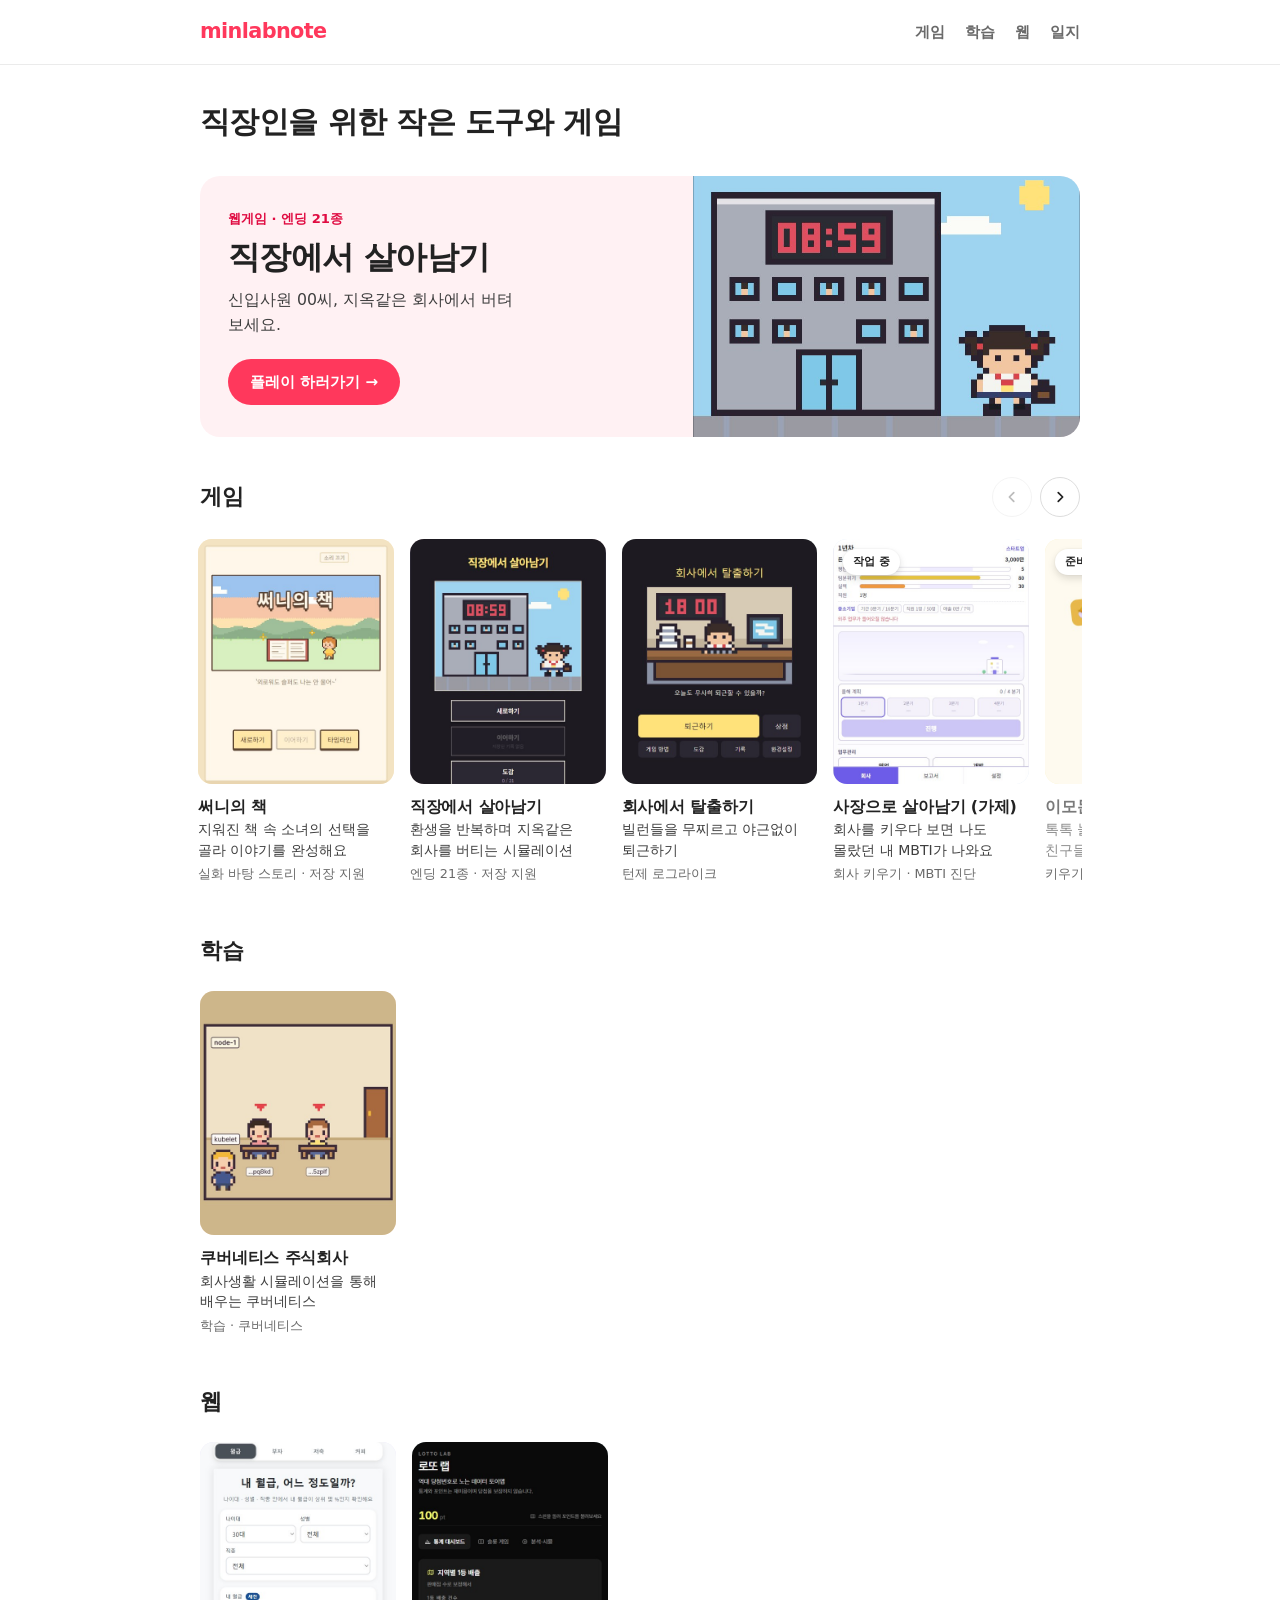
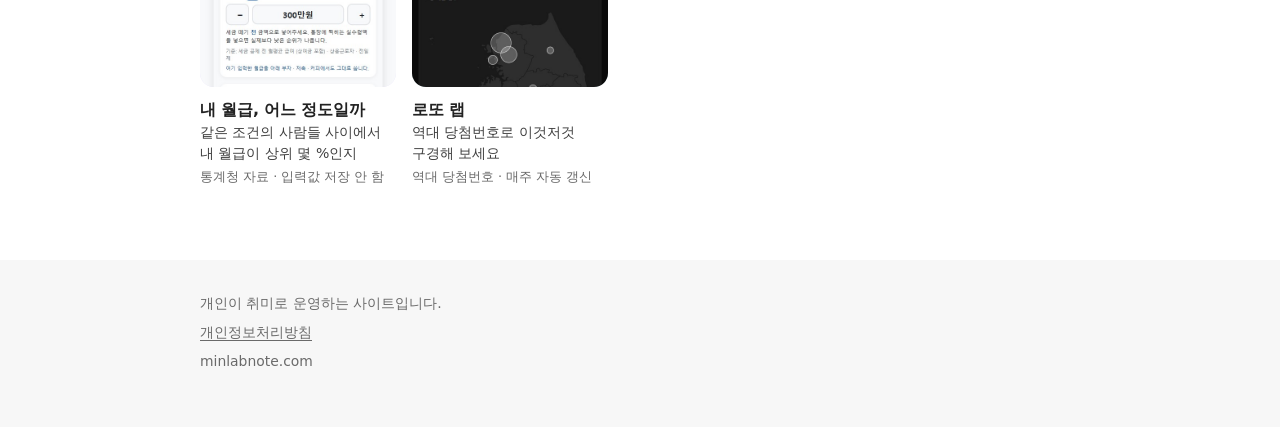
<file: index.html>
<!DOCTYPE html>
<html lang="ko">
<head>
<meta charset="UTF-8">
<meta name="viewport" content="width=device-width, initial-scale=1">
<link rel="icon" href="/favicon.svg" type="image/svg+xml">
<link rel="icon" href="/favicon.ico" sizes="32x32">
<link rel="apple-touch-icon" href="/apple-touch-icon.png">
<title>민랩노트 · 직장인을 위한 작은 도구와 게임</title>
<meta name="description" content="직장 생활을 소재로 만든 웹게임과, 공공 통계를 바탕으로 한 계산기를 모아둔 곳. 설치 없이 브라우저에서 바로 쓸 수 있고 전부 무료입니다.">
<link rel="canonical" href="https://minlabnote.com/">
<meta property="og:type" content="website">
<meta property="og:title" content="민랩노트 · 직장인을 위한 작은 도구와 게임">
<meta property="og:description" content="직장 생활을 소재로 만든 웹게임과, 공공 통계를 바탕으로 한 계산기를 모아둔 곳.">
<meta property="og:url" content="https://minlabnote.com/">
<script async src="https://pagead2.googlesyndication.com/pagead/js/adsbygoogle.js?client=ca-pub-7101884618211865" crossorigin="anonymous"></script>
<style>
  /* 색은 privacy/index.html · log/log.css 와 같은 값이다. 바꿀 때 세 곳을 함께 고친다.
     --accent 는 버튼·배지·큰 글씨에만 쓴다. 작은 글씨에는 대비가 모자라 --accent-deep 을 쓴다. */
  :root{
    color-scheme:light;
    --bg:#ffffff; --surface:#ffffff; --soft:#f7f7f7;
    --line:#dddddd; --line-soft:#ebebeb;
    --ink:#222222; --ink-2:#3f3f3f; --ink-3:#6a6a6a;
    --accent:#ff385c; --accent-deep:#e00b41; --accent-soft:#fff1f3;
    --radius:14px; --gap:16px;
    --lift:rgba(0,0,0,.02) 0 0 0 1px, rgba(0,0,0,.04) 0 2px 6px, rgba(0,0,0,.1) 0 4px 8px;
  }
  *{box-sizing:border-box}
  html{scroll-behavior:smooth; scroll-padding-top:76px}
  body{
    margin:0; background:var(--bg); color:var(--ink);
    font-family:"Pretendard","Apple SD Gothic Neo","Malgun Gothic",system-ui,-apple-system,sans-serif;
    line-height:1.6; -webkit-text-size-adjust:100%; word-break:keep-all;
  }
  .wrap{max-width:920px; margin:0 auto; padding:0 20px}

  /* 상단 바 */
  .top{position:sticky; top:0; z-index:10; background:var(--bg); border-bottom:1px solid var(--line-soft)}
  .top .wrap{display:flex; align-items:center; justify-content:space-between; height:64px}
  .logo{font-size:1.3rem; font-weight:800; letter-spacing:-.03em; color:var(--accent); text-decoration:none}
  .top nav{display:flex; gap:20px}
  .top nav a{font-size:.94rem; font-weight:600; color:var(--ink-3); text-decoration:none}
  .top nav a:hover,.top nav a:focus-visible{color:var(--ink)}

  /* 첫 화면 */
  .intro{padding:36px 0 24px}
  h1{margin:0 0 10px; font-size:clamp(1.55rem,5vw,1.9rem); line-height:1.35; letter-spacing:-.02em}

  .banner{
    display:grid; grid-template-columns:1fr; align-items:center; overflow:hidden;
    background:var(--accent-soft); border-radius:20px;
    text-decoration:none; color:inherit; transition:box-shadow .16s;
  }
  .banner:hover,.banner:focus-visible{box-shadow:var(--lift)}
  .banner:focus-visible{outline:2px solid var(--ink); outline-offset:3px}
  .banner-text{padding:32px 28px}
  .banner .kicker{display:block; font-size:.82rem; font-weight:600; color:var(--accent-deep); margin-bottom:8px}
  .banner h2{margin:0 0 8px; font-size:clamp(1.5rem,5vw,2rem); line-height:1.3; letter-spacing:-.02em}
  .banner p{margin:0 0 22px; color:var(--ink-2); font-size:.98rem; max-width:34ch}
  .pill{
    display:inline-block; background:var(--accent); color:#fff;
    font-size:.95rem; font-weight:600; padding:11px 22px; border-radius:999px;
  }
  .banner:active .pill{background:var(--accent-deep)}
  /* 배너 그림: .banner-art 가 있으면 오른쪽 칸이 생긴다 (README "그림 넣기") */
  .banner-art{align-self:stretch; min-height:220px; position:relative}
  .banner-art img{position:absolute; inset:0; width:100%; height:100%; object-fit:cover}
  @media (min-width:700px){ .banner:has(.banner-art){grid-template-columns:1fr 44%} }

  /* 카드 줄 */
  .row{padding:40px 0 0}
  .row-head{display:flex; align-items:center; justify-content:space-between; margin-bottom:18px}
  .row-head h2{margin:0; font-size:1.4rem; letter-spacing:-.02em}
  .nav{display:flex; gap:8px}
  .nav button{
    display:grid; place-items:center; width:40px; height:40px; padding:0;
    border-radius:999px; border:1px solid var(--line); background:var(--bg); color:var(--ink);
    cursor:pointer; transition:box-shadow .16s, opacity .16s;
  }
  .nav button[hidden]{display:none}
  .nav button:hover:not(:disabled){box-shadow:var(--lift)}
  .nav button:focus-visible{outline:2px solid var(--ink); outline-offset:2px}
  .nav button:disabled{opacity:.3; cursor:default}
  .nav svg{width:14px; height:14px}
  .track{
    display:flex; gap:var(--gap); overflow-x:auto; scroll-snap-type:x mandatory;
    scroll-behavior:smooth; padding:4px 2px 8px; margin:0 -2px;
    scrollbar-width:none; -webkit-overflow-scrolling:touch;
  }
  .track::-webkit-scrollbar{display:none}
  .card{
    flex:0 0 calc((100% - var(--gap) * 3) / 4.25); scroll-snap-align:start;
    display:block; text-decoration:none; color:inherit; min-width:0;
  }
  @media (max-width:700px){ .card{flex-basis:calc((100% - var(--gap) * 2) / 2.3)} }
  .card:focus-visible{outline:2px solid var(--ink); outline-offset:4px; border-radius:var(--radius)}

  /* 썸네일: 그림이 없으면 색 바탕에 제목 글자가 보이고, <img> 를 넣으면 그림이 그 위를 덮는다 */
  .thumb{
    position:relative; aspect-ratio:4/5; overflow:hidden; border-radius:var(--radius);
    background:var(--c,var(--soft)); display:grid; place-items:center;
    padding:14px; text-align:center; transition:box-shadow .16s, transform .16s;
  }
  .thumb b{font-size:1.15rem; font-weight:800; line-height:1.35; letter-spacing:-.02em; word-break:keep-all; color:rgba(34,34,34,.82)}
  .thumb img{position:absolute; inset:0; width:100%; height:100%; object-fit:cover}
  a.card:hover .thumb,a.card:focus-visible .thumb{box-shadow:var(--lift); transform:translateY(-2px)}
  .badge{
    position:absolute; top:10px; left:10px; z-index:1;
    background:#fff; color:var(--ink); font-size:.7rem; font-weight:600;
    padding:4px 10px; border-radius:999px; box-shadow:var(--lift);
  }
  .card h3{margin:12px 0 2px; font-size:1rem; font-weight:600; line-height:1.35; letter-spacing:-.01em; word-break:keep-all}
  .card .desc{margin:0 0 4px; color:var(--ink-2); font-size:.88rem; line-height:1.45; word-break:keep-all}
  .card .meta{margin:0; color:var(--ink-3); font-size:.8rem}
  .card.is-off{cursor:default}
  .card.is-off .thumb b,.card.is-off h3,.card.is-off .desc{opacity:.6}

  footer{margin-top:64px; background:var(--soft); color:var(--ink-3); font-size:.87rem}
  footer .wrap{padding-top:32px; padding-bottom:48px}
  footer p{margin:0 0 7px}
  footer a{color:var(--ink-3); text-decoration:underline; text-underline-offset:3px}
  footer a:hover,footer a:focus-visible{color:var(--ink)}
</style>
</head>
<body>

<div class="top">
  <div class="wrap">
    <a class="logo" href="/">minlabnote</a>
    <nav aria-label="이 페이지 안에서 이동">
      <a href="#games-h">게임</a>
      <a href="#study-h">학습</a>
      <a href="#webs-h">웹</a>
      <a href="/log/">일지</a>
    </nav>
  </div>
</div>

<main class="wrap">

  <header class="intro">
    <h1>직장인을 위한 작은 도구와 게임</h1>
  </header>

  <a class="banner" href="/salaryman-survival/">
    <div class="banner-text">
      <span class="kicker">웹게임 · 엔딩 21종</span>
      <h2>직장에서 살아남기</h2>
      <p>신입사원 00씨, 지옥같은 회사에서 버텨 보세요.</p>
      <span class="pill">플레이 하러가기 &rarr;</span>
    </div>
    <div class="banner-art"><img src="/thumb/banner.jpg" alt=""></div>
  </a>

  <!-- 썸네일 그림이 생기면 각 .thumb 안에 <img src="/thumb/파일.jpg" alt=""> 한 줄을 넣는다 (README "그림 넣기") -->
  <section class="row">
    <div class="row-head">
      <h2 id="games-h">게임</h2>
      <div class="nav">
        <button type="button" data-dir="-1" data-for="games" aria-label="게임 이전"><svg viewBox="0 0 16 16" fill="none" stroke="currentColor" stroke-width="2" stroke-linecap="round" stroke-linejoin="round" aria-hidden="true"><path d="M10 3 5 8l5 5"/></svg></button>
        <button type="button" data-dir="1" data-for="games" aria-label="게임 다음"><svg viewBox="0 0 16 16" fill="none" stroke="currentColor" stroke-width="2" stroke-linecap="round" stroke-linejoin="round" aria-hidden="true"><path d="m6 3 5 5-5 5"/></svg></button>
      </div>
    </div>
    <div class="track" id="games" aria-labelledby="games-h">
      <a class="card" href="/momdad/">
        <div class="thumb" style="--c:#fdf0d5"><img src="/thumb/momdad.jpg" alt=""><b>써니의 책</b></div>
        <h3>써니의 책</h3>
        <p class="desc">지워진 책 속 소녀의 선택을 골라 이야기를 완성해요</p>
        <p class="meta">실화 바탕 스토리 · 저장 지원</p>
      </a>
      <a class="card" href="/salaryman-survival/">
        <div class="thumb" style="--c:#ffe3e8"><img src="/thumb/salaryman-survival.jpg" alt=""><b>직장에서 살아남기</b></div>
        <h3>직장에서 살아남기</h3>
        <p class="desc">환생을 반복하며 지옥같은 회사를 버티는 시뮬레이션</p>
        <p class="meta">엔딩 21종 · 저장 지원</p>
      </a>
      <a class="card" href="/exit-company/">
        <div class="thumb" style="--c:#dff1e6"><img src="/thumb/exit-company.jpg" alt=""><b>회사에서 탈출하기</b></div>
        <h3>회사에서 탈출하기</h3>
        <p class="desc">빌런들을 무찌르고 야근없이 퇴근하기</p>
        <p class="meta">턴제 로그라이크</p>
      </a>
      <a class="card" href="/boss/">
        <div class="thumb" style="--c:#e2ecfb"><span class="badge">작업 중</span><img src="/thumb/boss.jpg" alt=""><b>사장으로 살아남기</b></div>
        <h3>사장으로 살아남기 (가제)</h3>
        <p class="desc">회사를 키우다 보면 나도 몰랐던 내 MBTI가 나와요</p>
        <p class="meta">회사 키우기 · MBTI 진단</p>
      </a>
      <div class="card is-off" aria-disabled="true">
        <div class="thumb" style="--c:#fbf3c4"><span class="badge">준비 중</span><img src="/thumb/emojimon.jpg" alt=""><b>이모몬</b></div>
        <h3>이모몬</h3>
        <p class="desc">톡톡 눌러 키우고, 다 키운 친구들은 도감에 모아요</p>
        <p class="meta">키우기 · 도감 수집</p>
      </div>
    </div>
  </section>

  <section class="row">
    <div class="row-head">
      <h2 id="study-h">학습</h2>
      <div class="nav">
        <button type="button" data-dir="-1" data-for="study" aria-label="학습 이전"><svg viewBox="0 0 16 16" fill="none" stroke="currentColor" stroke-width="2" stroke-linecap="round" stroke-linejoin="round" aria-hidden="true"><path d="M10 3 5 8l5 5"/></svg></button>
        <button type="button" data-dir="1" data-for="study" aria-label="학습 다음"><svg viewBox="0 0 16 16" fill="none" stroke="currentColor" stroke-width="2" stroke-linecap="round" stroke-linejoin="round" aria-hidden="true"><path d="m6 3 5 5-5 5"/></svg></button>
      </div>
    </div>
    <div class="track" id="study" aria-labelledby="study-h">
      <a class="card" href="/k8s-sim/">
        <div class="thumb" style="--c:#fde8d8"><img src="/thumb/k8s-sim.jpg" alt=""><b>쿠버네티스 주식회사</b></div>
        <h3>쿠버네티스 주식회사</h3>
        <p class="desc">회사생활 시뮬레이션을 통해 배우는 쿠버네티스</p>
        <p class="meta">학습 · 쿠버네티스</p>
      </a>
    </div>
  </section>

  <section class="row">
    <div class="row-head">
      <h2 id="webs-h">웹</h2>
      <div class="nav">
        <button type="button" data-dir="-1" data-for="webs" aria-label="웹 이전"><svg viewBox="0 0 16 16" fill="none" stroke="currentColor" stroke-width="2" stroke-linecap="round" stroke-linejoin="round" aria-hidden="true"><path d="M10 3 5 8l5 5"/></svg></button>
        <button type="button" data-dir="1" data-for="webs" aria-label="웹 다음"><svg viewBox="0 0 16 16" fill="none" stroke="currentColor" stroke-width="2" stroke-linecap="round" stroke-linejoin="round" aria-hidden="true"><path d="m6 3 5 5-5 5"/></svg></button>
      </div>
    </div>
    <div class="track" id="webs" aria-labelledby="webs-h">
      <a class="card" href="/lifecaluclate/">
        <div class="thumb" style="--c:#e9e4fb"><img src="/thumb/lifecaluclate.jpg" alt=""><b>내 월급, 어느 정도일까</b></div>
        <h3>내 월급, 어느 정도일까</h3>
        <p class="desc">같은 조건의 사람들 사이에서 내 월급이 상위 몇 %인지</p>
        <p class="meta">통계청 자료 · 입력값 저장 안 함</p>
      </a>
      <a class="card" href="/lotto-lab/">
        <div class="thumb" style="--c:#dcf1f4"><img src="/thumb/lotto-lab.jpg" alt=""><b>로또 랩</b></div>
        <h3>로또 랩</h3>
        <p class="desc">역대 당첨번호로 이것저것 구경해 보세요</p>
        <p class="meta">역대 당첨번호 · 매주 자동 갱신</p>
      </a>
    </div>
  </section>

</main>

<footer>
  <div class="wrap">
    <p>개인이 취미로 운영하는 사이트입니다.</p>
    <p><a href="/privacy/">개인정보처리방침</a></p>
    <p>minlabnote.com</p>
  </div>
</footer>

<script>
  // 줄마다 < > 버튼: 카드 한 장 너비만큼 넘기고, 끝에 닿으면 버튼을 끈다. 넘길 것이 없으면 버튼을 숨긴다
  document.querySelectorAll('.track').forEach(track => {
    const btns = document.querySelectorAll('.nav button[data-for="' + track.id + '"]');
    const gap = () => parseFloat(getComputedStyle(track).columnGap) || 0;
    const step = () => { const c = track.querySelector('.card'); return c ? c.getBoundingClientRect().width + gap() : track.clientWidth; };
    const sync = () => {
      const max = track.scrollWidth - track.clientWidth - 2;
      btns.forEach(b => {
        b.hidden = max <= 0;
        b.disabled = b.dataset.dir < 0 ? track.scrollLeft <= 2 : track.scrollLeft >= max;
      });
    };
    btns.forEach(b => b.addEventListener('click', () => track.scrollBy({ left: step() * b.dataset.dir })));
    track.addEventListener('scroll', sync, { passive: true });
    window.addEventListener('resize', sync);
    sync();
  });
</script>
</body>
</html>
</file>
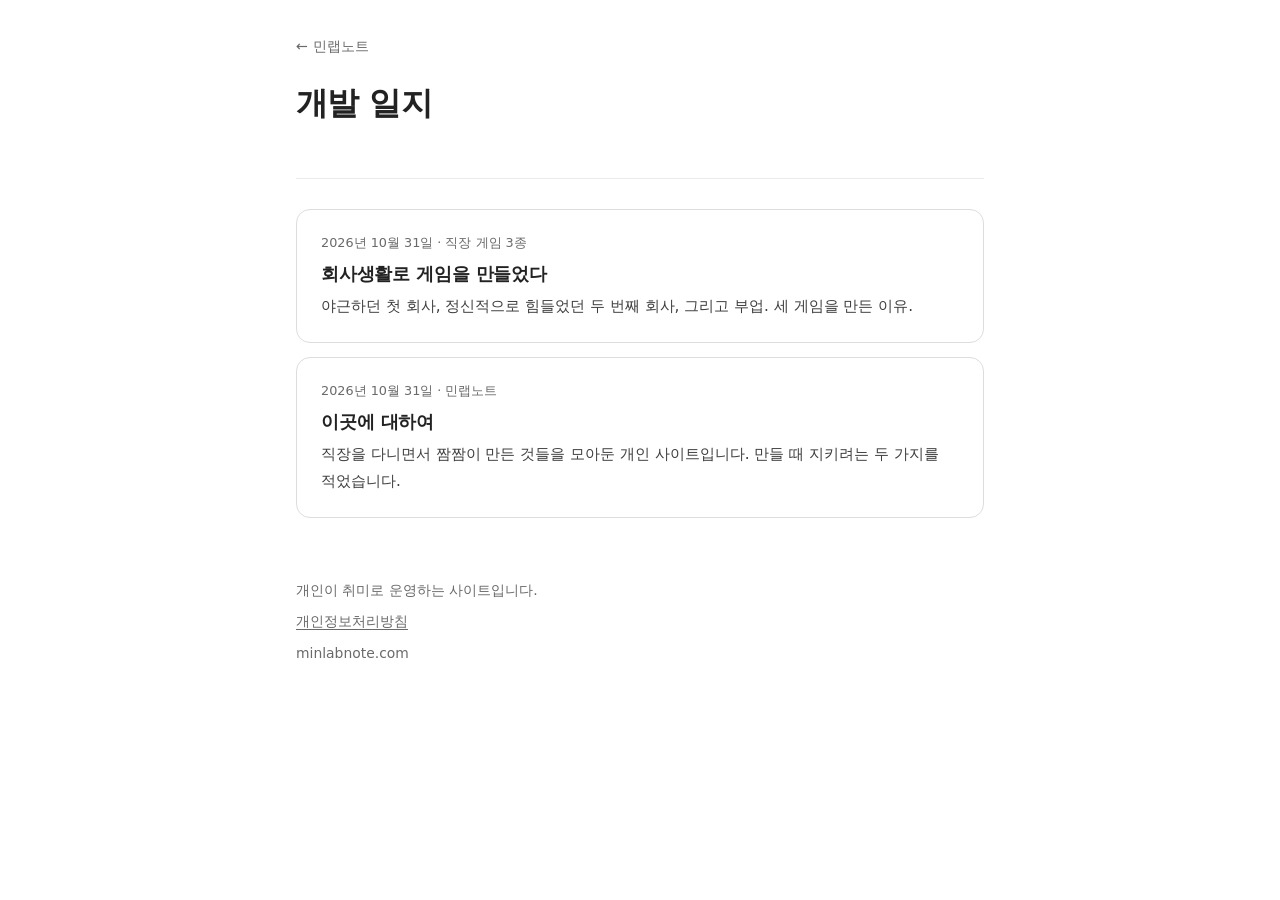
<file: log/index.html>
<!DOCTYPE html>
<html lang="ko">
<head>
<meta charset="UTF-8">
<meta name="viewport" content="width=device-width, initial-scale=1">
<link rel="icon" href="/favicon.svg" type="image/svg+xml">
<link rel="icon" href="/favicon.ico" sizes="32x32">
<link rel="apple-touch-icon" href="/apple-touch-icon.png">
<title>개발 일지 · 민랩노트</title>
<meta name="description" content="민랩노트의 게임과 도구를 만들면서 겪은 일을 적어 둔 개발 일지. 무엇을 왜 그렇게 만들었는지, 어디서 막혔고 어떻게 풀었는지를 기록합니다.">
<link rel="canonical" href="https://minlabnote.com/log/">
<meta property="og:type" content="website">
<meta property="og:title" content="개발 일지 · 민랩노트">
<meta property="og:description" content="민랩노트의 게임과 도구를 만들면서 겪은 일을 적어 둔 개발 일지.">
<meta property="og:url" content="https://minlabnote.com/log/">
<link rel="stylesheet" href="/log/log.css">
</head>
<body>
<div class="wrap">

  <a class="back" href="/">&larr; 민랩노트</a>

  <header>
    <h1>개발 일지</h1>
  </header>

  <!--
    글을 추가할 때: 아래 <li> 한 덩어리를 복사해 목록 맨 위에 붙인다 (최신 글이 위).
    첫 글을 올릴 때 <p class="empty"> 줄은 지운다.

    <li>
      <a class="post" href="/log/글-주소/">
        <span class="when">2026년 10월 12일 · 직장에서 살아남기</span>
        <h2>글 제목</h2>
        <p>목록에 보일 한두 문장 요약.</p>
      </a>
    </li>
  -->
  <ul class="posts">
    <li>
      <a class="post" href="/log/games-from-work/">
        <span class="when">2026년 10월 31일 · 직장 게임 3종</span>
        <h2>회사생활로 게임을 만들었다</h2>
        <p>야근하던 첫 회사, 정신적으로 힘들었던 두 번째 회사, 그리고 부업. 세 게임을 만든 이유.</p>
      </a>
    </li>
    <li>
      <a class="post" href="/log/about/">
        <span class="when">2026년 10월 31일 · 민랩노트</span>
        <h2>이곳에 대하여</h2>
        <p>직장을 다니면서 짬짬이 만든 것들을 모아둔 개인 사이트입니다. 만들 때 지키려는 두 가지를 적었습니다.</p>
      </a>
    </li>
  </ul>

  <footer>
    <p>개인이 취미로 운영하는 사이트입니다.</p>
    <p><a href="/privacy/">개인정보처리방침</a></p>
    <p>minlabnote.com</p>
  </footer>

</div>
</body>
</html>
</file>
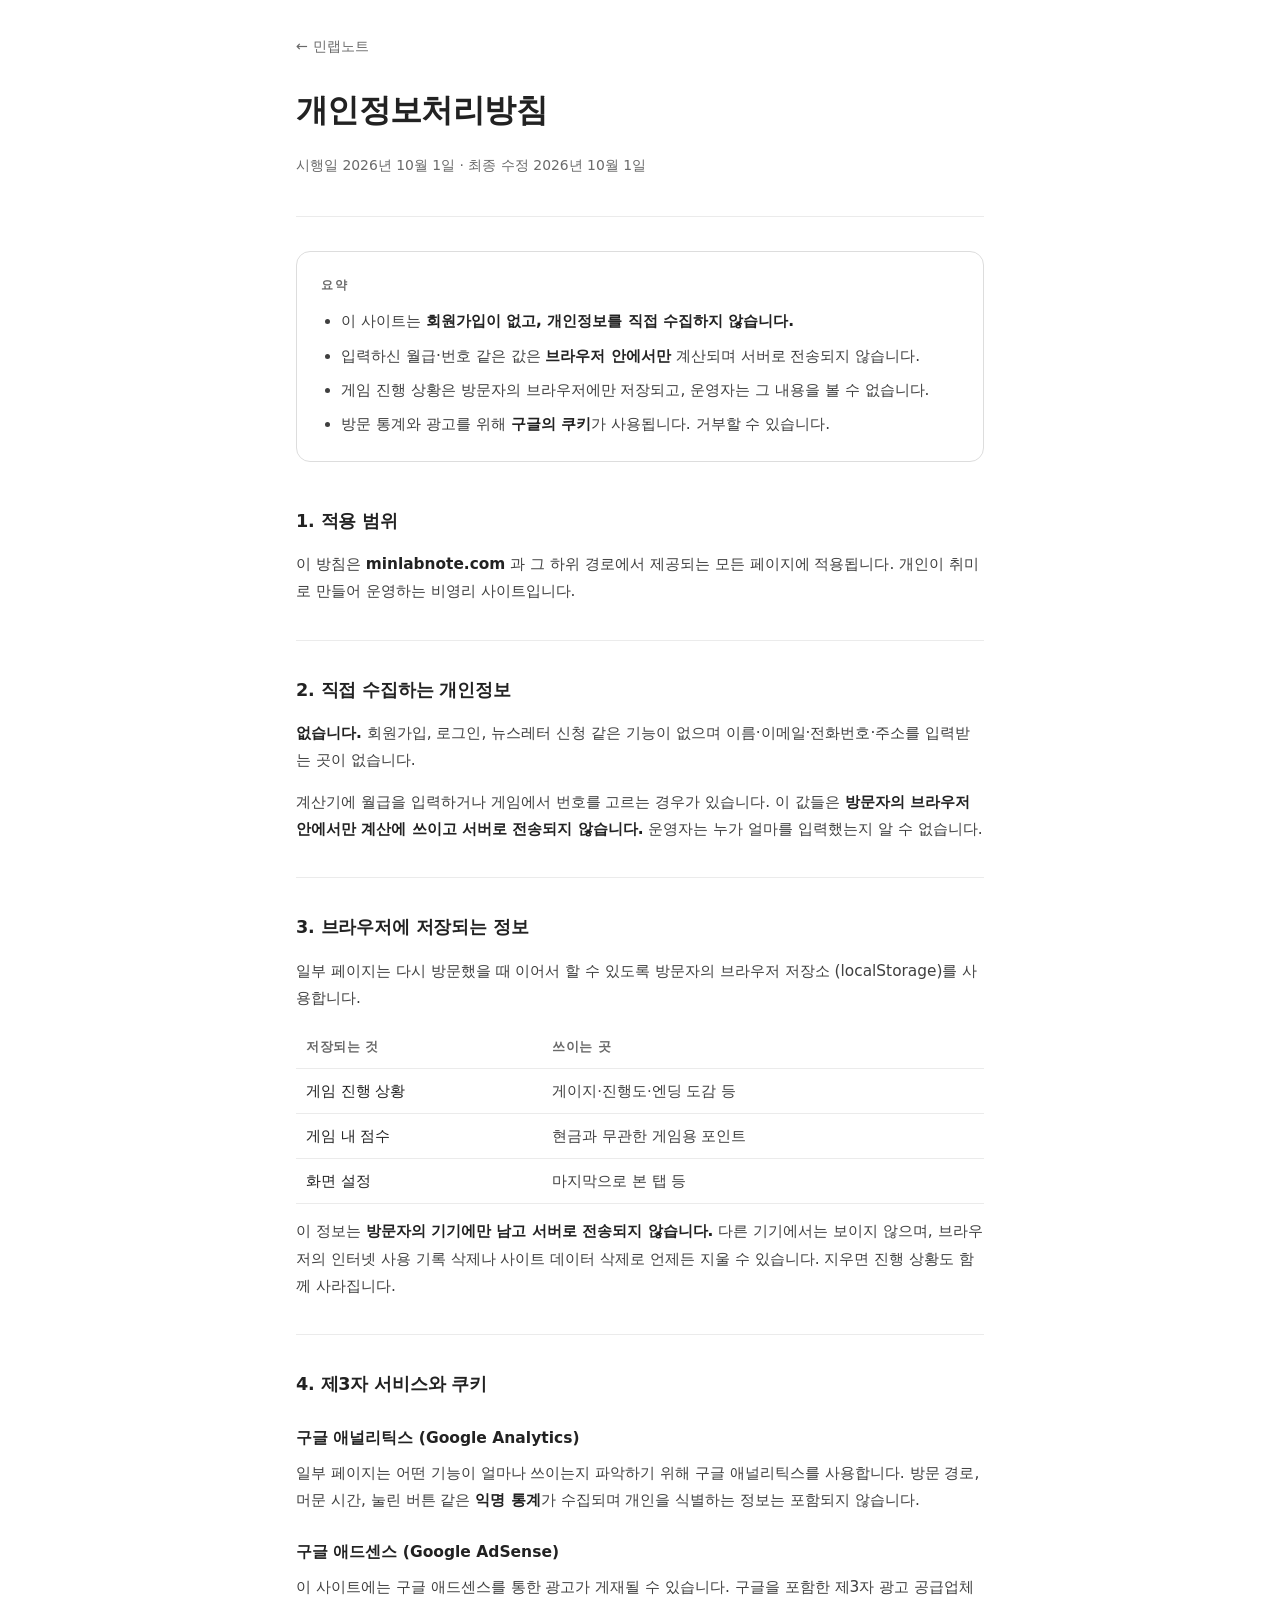
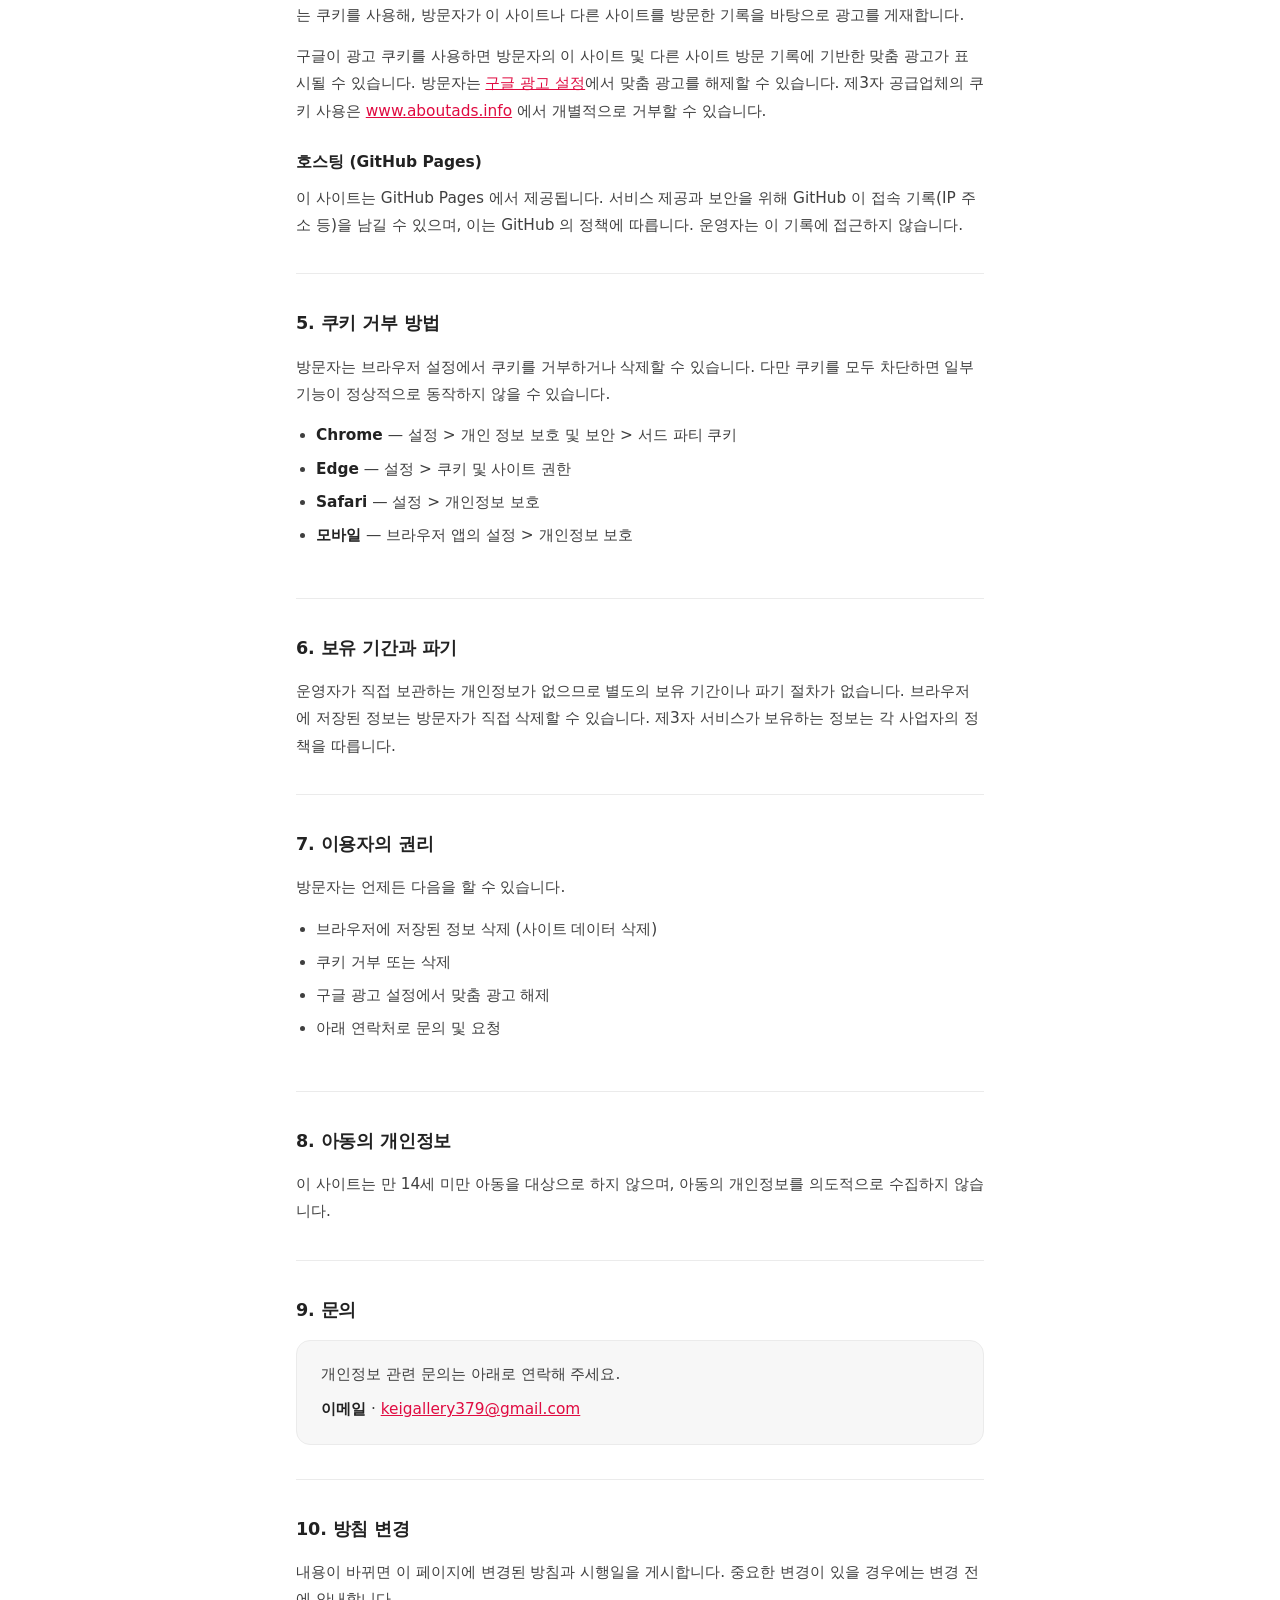
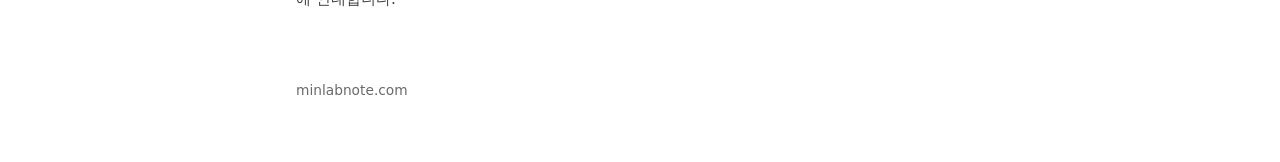
<file: privacy/index.html>
<!DOCTYPE html>
<html lang="ko">
<head>
<meta charset="UTF-8">
<meta name="viewport" content="width=device-width, initial-scale=1">
<link rel="icon" href="/favicon.svg" type="image/svg+xml">
<link rel="icon" href="/favicon.ico" sizes="32x32">
<link rel="apple-touch-icon" href="/apple-touch-icon.png">
<title>개인정보처리방침 · 민랩노트</title>
<meta name="description" content="민랩노트(minlabnote.com)의 개인정보처리방침. 직접 수집하는 개인정보, 브라우저에 저장되는 정보, 구글 애널리틱스와 애드센스의 쿠키 사용에 대해 안내합니다.">
<link rel="canonical" href="https://minlabnote.com/privacy/">
<meta name="robots" content="index, follow">
<style>
  /* 색은 허브 index.html · log/log.css 와 같은 값이다. 바꿀 때 세 곳을 함께 고친다 */
  :root{
    color-scheme:light;
    --bg:#ffffff; --surface:#ffffff; --soft:#f7f7f7;
    --line:#dddddd; --line-soft:#ebebeb;
    --ink:#222222; --ink-2:#3f3f3f; --ink-3:#6a6a6a;
    --accent:#ff385c; --accent-deep:#e00b41; --accent-soft:#fff1f3;
    --radius:14px;
  }
  *{box-sizing:border-box}
  body{
    margin:0; background:var(--bg); color:var(--ink);
    font-family:"Pretendard","Apple SD Gothic Neo","Malgun Gothic",system-ui,-apple-system,sans-serif;
    line-height:1.78; -webkit-text-size-adjust:100%;
  }
  .wrap{max-width:720px; margin:0 auto; padding:0 16px}
  a{color:var(--accent-deep)}

  .back{
    display:inline-block; margin:34px 0 0; font-size:.9rem;
    color:var(--ink-3); text-decoration:none;
  }
  .back:hover{color:var(--accent-deep)}

  header{padding:22px 0 38px; border-bottom:1px solid var(--line-soft)}
  h1{margin:0 0 14px; font-size:clamp(1.5rem,4.6vw,2rem); letter-spacing:-.02em}
  .dates{margin:0; color:var(--ink-3); font-size:.87rem}

  .summary{
    background:var(--surface); border:1px solid var(--line); border-radius:var(--radius);
    padding:22px 24px; margin:34px 0 10px;
  }
  .summary h2{
    margin:0 0 12px; font-size:.78rem; letter-spacing:.13em;
    text-transform:uppercase; color:var(--ink-3); border:0; padding:0;
  }
  .summary ul{margin:0; padding-left:20px; color:var(--ink-2); font-size:.96rem}
  .summary li{margin-bottom:7px}
  .summary li:last-child{margin-bottom:0}

  section{padding:34px 0; border-bottom:1px solid var(--line-soft)}
  section:last-of-type{border-bottom:0}
  h2{margin:0 0 14px; font-size:1.1rem; letter-spacing:-.01em}
  h3{margin:24px 0 8px; font-size:.97rem; color:var(--ink)}
  p{margin:0 0 14px; color:var(--ink-2); font-size:.96rem}
  p:last-child{margin-bottom:0}
  ul{margin:0 0 14px; padding-left:20px; color:var(--ink-2); font-size:.96rem}
  li{margin-bottom:6px}
  strong{color:var(--ink); font-weight:600}

  table{width:100%; border-collapse:collapse; margin:0 0 14px; font-size:.92rem}
  th,td{text-align:left; padding:9px 10px; border-bottom:1px solid var(--line-soft); color:var(--ink-2)}
  th{color:var(--ink-3); font-weight:600; font-size:.82rem; letter-spacing:.04em}
  td:first-child{color:var(--ink); white-space:nowrap}

  .contact{
    background:var(--soft); border:1px solid var(--line-soft);
    border-radius:var(--radius); padding:20px 24px;
  }
  .contact p{color:var(--ink-2); margin-bottom:8px}
  .contact p:last-child{margin-bottom:0}

  footer{padding:30px 0 60px; color:var(--ink-3); font-size:.86rem}
</style>
</head>
<body>
<div class="wrap">

  <a class="back" href="/">&larr; 민랩노트</a>

  <header>
    <h1>개인정보처리방침</h1>
    <p class="dates">시행일 2026년 10월 1일 · 최종 수정 2026년 10월 1일</p>
  </header>

  <div class="summary">
    <h2>요약</h2>
    <ul>
      <li>이 사이트는 <strong>회원가입이 없고, 개인정보를 직접 수집하지 않습니다.</strong></li>
      <li>입력하신 월급·번호 같은 값은 <strong>브라우저 안에서만</strong> 계산되며 서버로 전송되지 않습니다.</li>
      <li>게임 진행 상황은 방문자의 브라우저에만 저장되고, 운영자는 그 내용을 볼 수 없습니다.</li>
      <li>방문 통계와 광고를 위해 <strong>구글의 쿠키</strong>가 사용됩니다. 거부할 수 있습니다.</li>
    </ul>
  </div>

  <section>
    <h2>1. 적용 범위</h2>
    <p>
      이 방침은 <strong>minlabnote.com</strong> 과 그 하위 경로에서 제공되는 모든
      페이지에 적용됩니다. 개인이 취미로 만들어 운영하는 비영리 사이트입니다.
    </p>
  </section>

  <section>
    <h2>2. 직접 수집하는 개인정보</h2>
    <p>
      <strong>없습니다.</strong> 회원가입, 로그인, 뉴스레터 신청 같은 기능이 없으며
      이름·이메일·전화번호·주소를 입력받는 곳이 없습니다.
    </p>
    <p>
      계산기에 월급을 입력하거나 게임에서 번호를 고르는 경우가 있습니다. 이 값들은
      <strong>방문자의 브라우저 안에서만 계산에 쓰이고 서버로 전송되지 않습니다.</strong>
      운영자는 누가 얼마를 입력했는지 알 수 없습니다.
    </p>
  </section>

  <section>
    <h2>3. 브라우저에 저장되는 정보</h2>
    <p>
      일부 페이지는 다시 방문했을 때 이어서 할 수 있도록 방문자의 브라우저 저장소
      (localStorage)를 사용합니다.
    </p>
    <table>
      <tr><th>저장되는 것</th><th>쓰이는 곳</th></tr>
      <tr><td>게임 진행 상황</td><td>게이지·진행도·엔딩 도감 등</td></tr>
      <tr><td>게임 내 점수</td><td>현금과 무관한 게임용 포인트</td></tr>
      <tr><td>화면 설정</td><td>마지막으로 본 탭 등</td></tr>
    </table>
    <p>
      이 정보는 <strong>방문자의 기기에만 남고 서버로 전송되지 않습니다.</strong>
      다른 기기에서는 보이지 않으며, 브라우저의 인터넷 사용 기록 삭제나 사이트
      데이터 삭제로 언제든 지울 수 있습니다. 지우면 진행 상황도 함께 사라집니다.
    </p>
  </section>

  <section>
    <h2>4. 제3자 서비스와 쿠키</h2>

    <h3>구글 애널리틱스 (Google Analytics)</h3>
    <p>
      일부 페이지는 어떤 기능이 얼마나 쓰이는지 파악하기 위해 구글 애널리틱스를
      사용합니다. 방문 경로, 머문 시간, 눌린 버튼 같은 <strong>익명 통계</strong>가
      수집되며 개인을 식별하는 정보는 포함되지 않습니다.
    </p>

    <h3>구글 애드센스 (Google AdSense)</h3>
    <p>
      이 사이트에는 구글 애드센스를 통한 광고가 게재될 수 있습니다. 구글을 포함한
      제3자 광고 공급업체는 쿠키를 사용해, 방문자가 이 사이트나 다른 사이트를 방문한
      기록을 바탕으로 광고를 게재합니다.
    </p>
    <p>
      구글이 광고 쿠키를 사용하면 방문자의 이 사이트 및 다른 사이트 방문 기록에
      기반한 맞춤 광고가 표시될 수 있습니다. 방문자는
      <a href="https://adssettings.google.com/" target="_blank" rel="noopener noreferrer">구글 광고 설정</a>에서
      맞춤 광고를 해제할 수 있습니다. 제3자 공급업체의 쿠키 사용은
      <a href="https://www.aboutads.info/choices/" target="_blank" rel="noopener noreferrer">www.aboutads.info</a>
      에서 개별적으로 거부할 수 있습니다.
    </p>

    <h3>호스팅 (GitHub Pages)</h3>
    <p>
      이 사이트는 GitHub Pages 에서 제공됩니다. 서비스 제공과 보안을 위해
      GitHub 이 접속 기록(IP 주소 등)을 남길 수 있으며, 이는 GitHub 의 정책에
      따릅니다. 운영자는 이 기록에 접근하지 않습니다.
    </p>
  </section>

  <section>
    <h2>5. 쿠키 거부 방법</h2>
    <p>
      방문자는 브라우저 설정에서 쿠키를 거부하거나 삭제할 수 있습니다. 다만 쿠키를
      모두 차단하면 일부 기능이 정상적으로 동작하지 않을 수 있습니다.
    </p>
    <ul>
      <li><strong>Chrome</strong> — 설정 &gt; 개인 정보 보호 및 보안 &gt; 서드 파티 쿠키</li>
      <li><strong>Edge</strong> — 설정 &gt; 쿠키 및 사이트 권한</li>
      <li><strong>Safari</strong> — 설정 &gt; 개인정보 보호</li>
      <li><strong>모바일</strong> — 브라우저 앱의 설정 &gt; 개인정보 보호</li>
    </ul>
  </section>

  <section>
    <h2>6. 보유 기간과 파기</h2>
    <p>
      운영자가 직접 보관하는 개인정보가 없으므로 별도의 보유 기간이나 파기 절차가
      없습니다. 브라우저에 저장된 정보는 방문자가 직접 삭제할 수 있습니다.
      제3자 서비스가 보유하는 정보는 각 사업자의 정책을 따릅니다.
    </p>
  </section>

  <section>
    <h2>7. 이용자의 권리</h2>
    <p>방문자는 언제든 다음을 할 수 있습니다.</p>
    <ul>
      <li>브라우저에 저장된 정보 삭제 (사이트 데이터 삭제)</li>
      <li>쿠키 거부 또는 삭제</li>
      <li>구글 광고 설정에서 맞춤 광고 해제</li>
      <li>아래 연락처로 문의 및 요청</li>
    </ul>
  </section>

  <section>
    <h2>8. 아동의 개인정보</h2>
    <p>
      이 사이트는 만 14세 미만 아동을 대상으로 하지 않으며, 아동의 개인정보를
      의도적으로 수집하지 않습니다.
    </p>
  </section>

  <section>
    <h2>9. 문의</h2>
    <div class="contact">
      <p>개인정보 관련 문의는 아래로 연락해 주세요.</p>
      <p><strong>이메일</strong> &middot; <a href="mailto:keigallery379@gmail.com">keigallery379@gmail.com</a></p>
    </div>
  </section>

  <section>
    <h2>10. 방침 변경</h2>
    <p>
      내용이 바뀌면 이 페이지에 변경된 방침과 시행일을 게시합니다. 중요한 변경이
      있을 경우에는 변경 전에 안내합니다.
    </p>
  </section>

  <footer>
    minlabnote.com
  </footer>

</div>
</body>
</html>
</file>
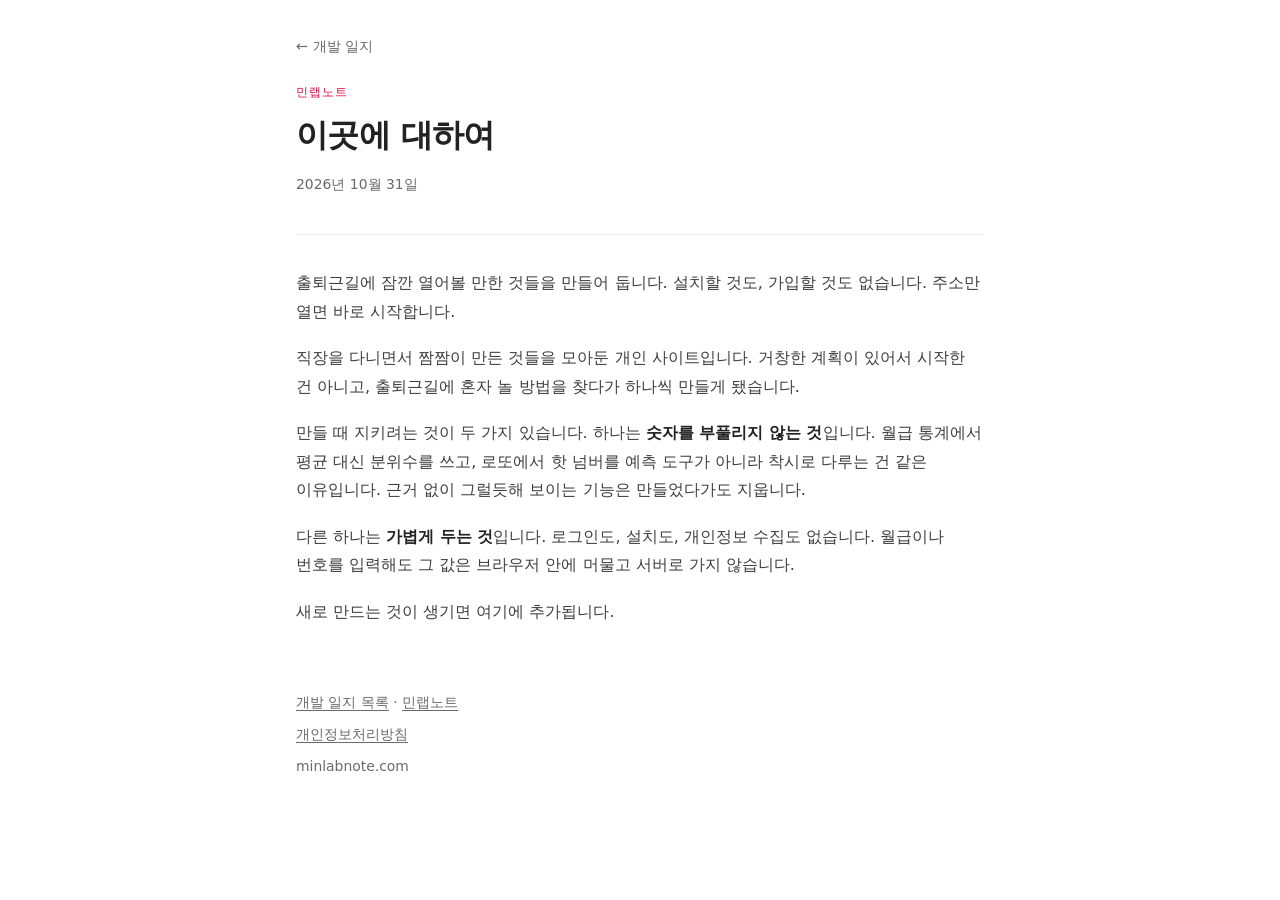
<file: log/about/index.html>
<!DOCTYPE html>
<html lang="ko">
<head>
<meta charset="UTF-8">
<meta name="viewport" content="width=device-width, initial-scale=1">
<link rel="icon" href="/favicon.svg" type="image/svg+xml">
<link rel="icon" href="/favicon.ico" sizes="32x32">
<link rel="apple-touch-icon" href="/apple-touch-icon.png">
<title>이곳에 대하여 · 민랩노트</title>
<meta name="description" content="직장을 다니면서 짬짬이 만든 게임과 도구를 모아둔 개인 사이트, 민랩노트를 소개합니다. 만들 때 지키려는 두 가지를 적었습니다.">
<link rel="canonical" href="https://minlabnote.com/log/about/">
<meta property="og:type" content="article">
<meta property="og:title" content="이곳에 대하여">
<meta property="og:description" content="직장을 다니면서 짬짬이 만든 게임과 도구를 모아둔 개인 사이트, 민랩노트를 소개합니다.">
<meta property="og:url" content="https://minlabnote.com/log/about/">
<link rel="stylesheet" href="/log/log.css">
</head>
<body>
<div class="wrap">

  <a class="back" href="/log/">&larr; 개발 일지</a>

  <header>
    <span class="kicker">민랩노트</span>
    <h1>이곳에 대하여</h1>
    <p class="dates">2026년 10월 31일</p>
  </header>

  <article>

    <p>
      출퇴근길에 잠깐 열어볼 만한 것들을 만들어 둡니다.
      설치할 것도, 가입할 것도 없습니다. 주소만 열면 바로 시작합니다.
    </p>

    <p>
      직장을 다니면서 짬짬이 만든 것들을 모아둔 개인 사이트입니다.
      거창한 계획이 있어서 시작한 건 아니고, 출퇴근길에 혼자 놀 방법을 찾다가
      하나씩 만들게 됐습니다.
    </p>

    <p>
      만들 때 지키려는 것이 두 가지 있습니다. 하나는 <strong>숫자를 부풀리지
      않는 것</strong>입니다. 월급 통계에서 평균 대신 분위수를 쓰고, 로또에서
      핫 넘버를 예측 도구가 아니라 착시로 다루는 건 같은 이유입니다. 근거 없이
      그럴듯해 보이는 기능은 만들었다가도 지웁니다.
    </p>

    <p>
      다른 하나는 <strong>가볍게 두는 것</strong>입니다. 로그인도, 설치도,
      개인정보 수집도 없습니다. 월급이나 번호를 입력해도 그 값은 브라우저 안에
      머물고 서버로 가지 않습니다.
    </p>

    <p>
      새로 만드는 것이 생기면 여기에 추가됩니다.
    </p>

  </article>

  <footer>
    <p><a href="/log/">개발 일지 목록</a> &middot; <a href="/">민랩노트</a></p>
    <p><a href="/privacy/">개인정보처리방침</a></p>
    <p>minlabnote.com</p>
  </footer>

</div>
</body>
</html>
</file>
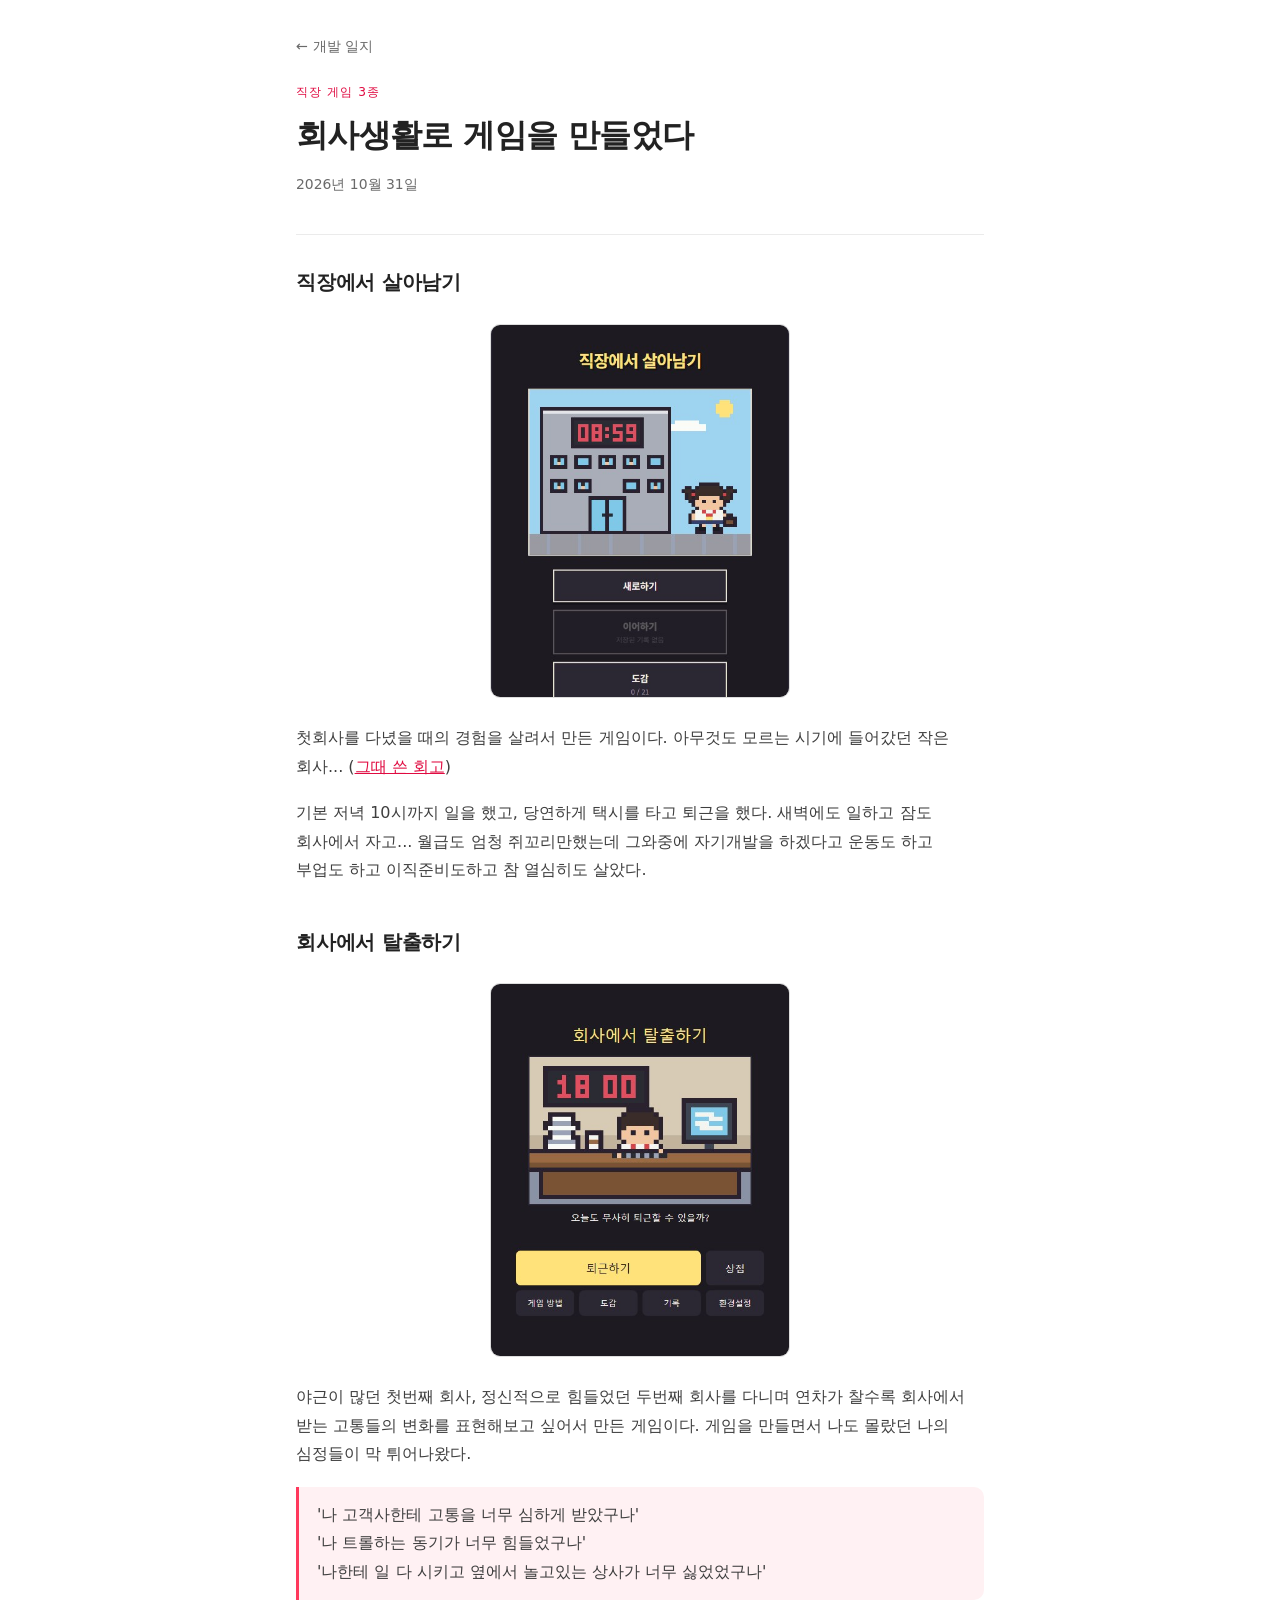
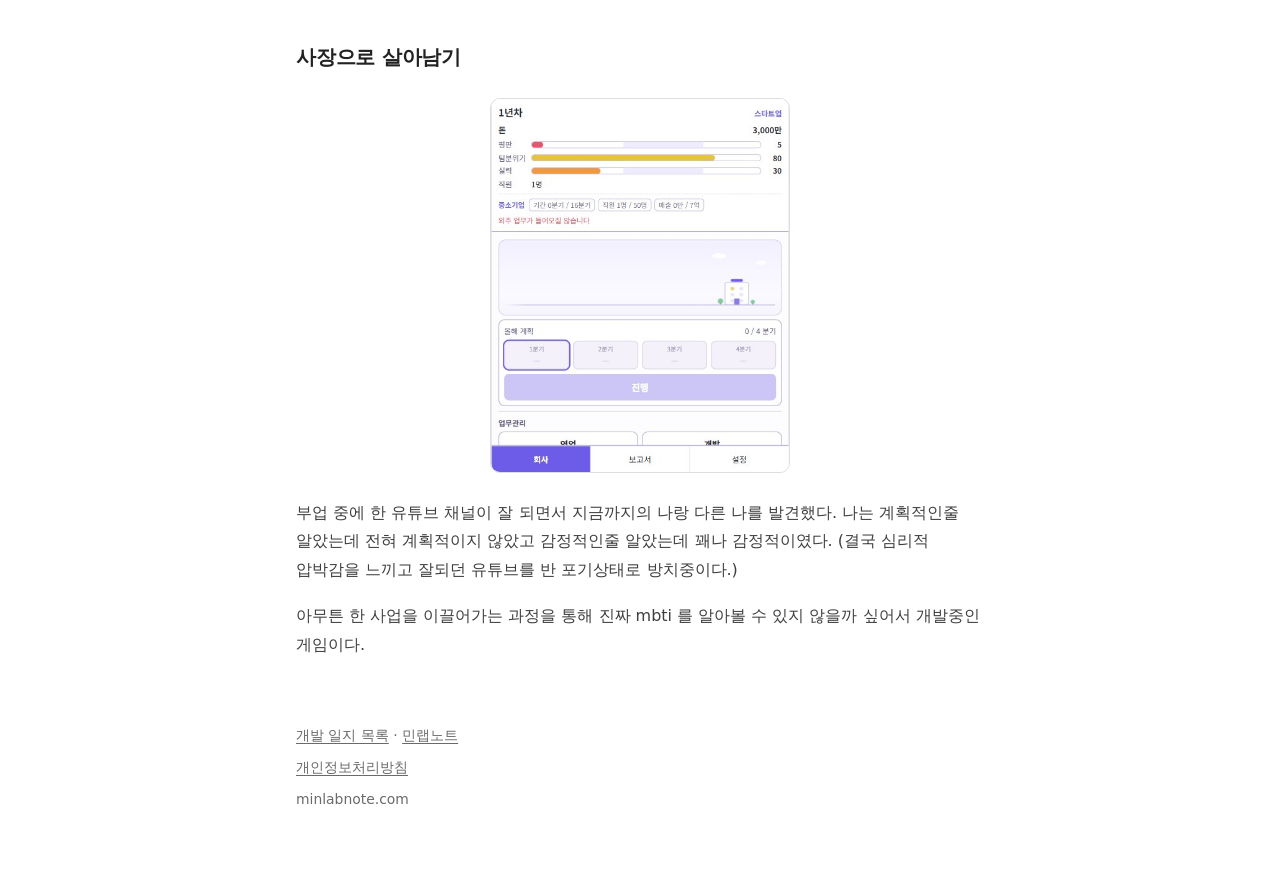
<file: log/games-from-work/index.html>
<!DOCTYPE html>
<html lang="ko">
<head>
<meta charset="UTF-8">
<meta name="viewport" content="width=device-width, initial-scale=1">
<link rel="icon" href="/favicon.svg" type="image/svg+xml">
<link rel="icon" href="/favicon.ico" sizes="32x32">
<link rel="apple-touch-icon" href="/apple-touch-icon.png">
<title>회사생활로 게임을 만들었다 · 민랩노트</title>
<meta name="description" content="야근하던 첫 회사, 정신적으로 힘들었던 두 번째 회사, 그리고 부업. 직장에서 살아남기 · 회사에서 탈출하기 · 사장으로 살아남기를 만든 이유.">
<link rel="canonical" href="https://minlabnote.com/log/games-from-work/">
<meta property="og:type" content="article">
<meta property="og:title" content="회사생활로 게임을 만들었다">
<meta property="og:description" content="직장에서 살아남기 · 회사에서 탈출하기 · 사장으로 살아남기를 만든 이유.">
<meta property="og:url" content="https://minlabnote.com/log/games-from-work/">
<link rel="stylesheet" href="/log/log.css">
</head>
<body>
<div class="wrap">

  <a class="back" href="/log/">&larr; 개발 일지</a>

  <header>
    <span class="kicker">직장 게임 3종</span>
    <h1>회사생활로 게임을 만들었다</h1>
    <p class="dates">2026년 10월 31일</p>
  </header>

  <article>

    <!-- 손그림 넣는 법: 그림 파일을 이 폴더에 넣고 아래 주석을 풀어 파일 이름과 alt 를 채운다
    <figure class="drawing">
      <img src="그림1.png" alt="그림에 무엇이 보이는지">
    </figure>
    -->

    <h2>직장에서 살아남기</h2>
    <figure class="shot">
      <a href="/salaryman-survival/" target="_blank" rel="noopener" title="직장에서 살아남기 하러 가기 (새 창)">
        <img src="/thumb/salaryman-survival.jpg" alt="직장에서 살아남기 하러 가기 (새 창). 회사 건물 앞에 선 신입사원 도트 그림" loading="lazy">
      </a>
    </figure>

    <p>
      첫회사를 다녔을 때의 경험을 살려서 만든 게임이다.
      아무것도 모르는 시기에 들어갔던 작은 회사...
      (<a href="https://gallery-k.tistory.com/392">그때 쓴 회고</a>)
    </p>

    <p>
      기본 저녁 10시까지 일을 했고, 당연하게 택시를 타고 퇴근을 했다.
      새벽에도 일하고 잠도 회사에서 자고...
      월급도 엄청 쥐꼬리만했는데 그와중에 자기개발을 하겠다고
      운동도 하고 부업도 하고 이직준비도하고
      참 열심히도 살았다.
    </p>

    <!-- 손그림 자리: 회사에서 탈출하기 -->

    <h2>회사에서 탈출하기</h2>
    <figure class="shot">
      <a href="/exit-company/" target="_blank" rel="noopener" title="회사에서 탈출하기 하러 가기 (새 창)">
        <img src="/thumb/exit-company.jpg" alt="회사에서 탈출하기 하러 가기 (새 창). 18:00 시계 아래 책상에 앉은 직장인 도트 그림" loading="lazy">
      </a>
    </figure>

    <p>
      야근이 많던 첫번째 회사, 정신적으로 힘들었던 두번째 회사를 다니며
      연차가 찰수록 회사에서 받는 고통들의 변화를 표현해보고 싶어서 만든 게임이다.
      게임을 만들면서 나도 몰랐던 나의 심정들이 막 튀어나왔다.
    </p>

    <blockquote>
      <p>
        '나 고객사한테 고통을 너무 심하게 받았구나'<br>
        '나 트롤하는 동기가 너무 힘들었구나'<br>
        '나한테 일 다 시키고 옆에서 놀고있는 상사가 너무 싫었었구나'
      </p>
    </blockquote>

    <!-- 손그림 자리: 사장으로 살아남기 -->

    <h2>사장으로 살아남기</h2>
    <figure class="shot">
      <a href="/boss/" target="_blank" rel="noopener" title="사장으로 살아남기 하러 가기 (새 창)">
        <img src="/thumb/boss.jpg" alt="사장으로 살아남기 하러 가기 (새 창, 작업 중). 회사 자금과 직원 상태가 보이는 경영 화면" loading="lazy">
      </a>
    </figure>

    <p>
      부업 중에 한 유튜브 채널이 잘 되면서
      지금까지의 나랑 다른 나를 발견했다.
      나는 계획적인줄 알았는데 전혀 계획적이지 않았고
      감정적인줄 알았는데 꽤나 감정적이였다.
      (결국 심리적 압박감을 느끼고 잘되던 유튜브를 반 포기상태로 방치중이다.)
    </p>

    <p>
      아무튼 한 사업을 이끌어가는 과정을 통해 진짜 mbti 를 알아볼 수 있지 않을까 싶어서 개발중인 게임이다.
    </p>

  </article>

  <footer>
    <p><a href="/log/">개발 일지 목록</a> &middot; <a href="/">민랩노트</a></p>
    <p><a href="/privacy/">개인정보처리방침</a></p>
    <p>minlabnote.com</p>
  </footer>

</div>
</body>
</html>
</file>
<file: log/log.css>
/* 개발 일지 공통 스타일 — /log/ 목록과 모든 글이 함께 쓴다.
   색 변수는 허브 index.html · privacy/index.html 의 :root 와 같은 값이다. 바꿀 때 세 곳을 함께 고친다.
   --accent 는 작은 글씨에 대비가 모자라다. 글씨 색에는 --accent-deep 을 쓴다. */
:root{
  color-scheme:light;
  --bg:#ffffff; --surface:#ffffff; --soft:#f7f7f7;
  --line:#dddddd; --line-soft:#ebebeb;
  --ink:#222222; --ink-2:#3f3f3f; --ink-3:#6a6a6a;
  --accent:#ff385c; --accent-deep:#e00b41; --accent-soft:#fff1f3;
  --radius:14px;
}
*{box-sizing:border-box}
body{
  margin:0; background:var(--bg); color:var(--ink);
  font-family:"Pretendard","Apple SD Gothic Neo","Malgun Gothic",system-ui,-apple-system,sans-serif;
  line-height:1.78; -webkit-text-size-adjust:100%; word-break:keep-all;
}
.wrap{max-width:720px; margin:0 auto; padding:0 16px}
a{color:var(--accent-deep)}

.back{
  display:inline-block; margin:34px 0 0; font-size:.9rem;
  color:var(--ink-3); text-decoration:none;
}
.back:hover,.back:focus-visible{color:var(--accent-deep)}

header{padding:22px 0 38px; border-bottom:1px solid var(--line-soft)}
.kicker{
  display:block; font-size:.76rem; letter-spacing:.09em; text-transform:uppercase;
  color:var(--accent-deep); margin-bottom:10px;
}
h1{margin:0 0 14px; font-size:clamp(1.5rem,4.6vw,2rem); line-height:1.36; letter-spacing:-.02em}
.dates{margin:0; color:var(--ink-3); font-size:.87rem}
.lede{margin:0; color:var(--ink-2); font-size:1rem; max-width:54ch}

/* ── 목록 ── */
.posts{list-style:none; margin:0; padding:30px 0 10px}
.posts li{margin:0 0 14px}
.post{
  display:block; background:var(--surface); border:1px solid var(--line);
  border-radius:var(--radius); padding:22px 24px;
  text-decoration:none; color:inherit; transition:border-color .16s, transform .16s;
}
.post:hover,.post:focus-visible{border-color:var(--accent); transform:translateY(-2px)}
.post:focus-visible{outline:2px solid var(--accent); outline-offset:3px}
.post .when{display:block; font-size:.8rem; color:var(--ink-3); margin-bottom:6px}
.post h2{margin:0 0 6px; font-size:1.12rem; line-height:1.45; letter-spacing:-.01em}
.post p{margin:0; color:var(--ink-2); font-size:.95rem}
.empty{padding:40px 0 20px; color:var(--ink-3); font-size:.95rem}

/* ── 글 본문 ── */
article{padding:34px 0 10px}
article h2{margin:44px 0 14px; font-size:1.22rem; line-height:1.45; letter-spacing:-.01em}
article h2:first-child{margin-top:0}
article h3{margin:30px 0 10px; font-size:1.03rem}
article p{margin:0 0 18px; color:var(--ink-2); font-size:1rem}
article ul,article ol{margin:0 0 18px; padding-left:22px; color:var(--ink-2); font-size:1rem}
article li{margin-bottom:7px}
article strong{color:var(--ink); font-weight:600}
article blockquote{
  margin:0 0 18px; padding:14px 18px; border-left:3px solid var(--accent);
  background:var(--accent-soft); border-radius:0 10px 10px 0; color:var(--ink-2);
}
article blockquote p:last-child{margin-bottom:0}
article figure{margin:26px 0}
article img{display:block; max-width:100%; height:auto; border:1px solid var(--line); border-radius:10px}
/* 게임 캡처: 세로 그림이라 폭을 줄여 가운데 둔다 */
/* 링크로 감싸면 누르면 게임이 새 창으로 열린다 */
article figure.shot img{max-width:300px; width:100%; margin:0 auto; transition:transform .16s, box-shadow .16s}
article figure.shot a{display:block; border-radius:10px}
article figure.shot a:hover img,article figure.shot a:focus-visible img{transform:translateY(-2px); box-shadow:rgba(0,0,0,.04) 0 2px 6px, rgba(0,0,0,.1) 0 4px 8px}
article figure.shot a:focus-visible{outline:none}
article figure.shot a:focus-visible img{outline:2px solid var(--accent); outline-offset:3px}
/* 손그림: 테두리 없이 */
article figure.drawing img{border:0; border-radius:0; margin:0 auto}
article figcaption{margin-top:8px; font-size:.85rem; color:var(--ink-3); text-align:center}
article code{
  font-family:Consolas,"SFMono-Regular",Menlo,monospace; font-size:.9em;
  background:var(--line-soft); padding:2px 6px; border-radius:5px;
}
article pre{
  margin:0 0 18px; padding:16px 18px; overflow-x:auto;
  background:var(--soft); border:1px solid var(--line-soft); border-radius:10px;
  font-size:.88rem; line-height:1.6;
}
article pre code{background:none; padding:0; font-size:inherit}
article table{width:100%; border-collapse:collapse; margin:0 0 18px; font-size:.93rem}
article th,article td{text-align:left; padding:9px 10px; border-bottom:1px solid var(--line-soft); color:var(--ink-2)}
article th{color:var(--ink-3); font-weight:600; font-size:.82rem; letter-spacing:.04em}
.table-scroll{overflow-x:auto}

/* 글 끝: 관련 앱으로 가는 상자 */
.related{
  margin:34px 0 0; padding:20px 24px;
  background:var(--surface); border:1px solid var(--line); border-radius:var(--radius);
}
.related p{margin:0 0 6px; color:var(--ink-2); font-size:.95rem}
.related p:last-child{margin-bottom:0}

footer{padding:36px 0 60px; color:var(--ink-3); font-size:.87rem}
footer p{margin:0 0 7px}
footer a{color:var(--ink-3); text-decoration:underline; text-underline-offset:3px}
footer a:hover,footer a:focus-visible{color:var(--accent-deep)}
</file>
